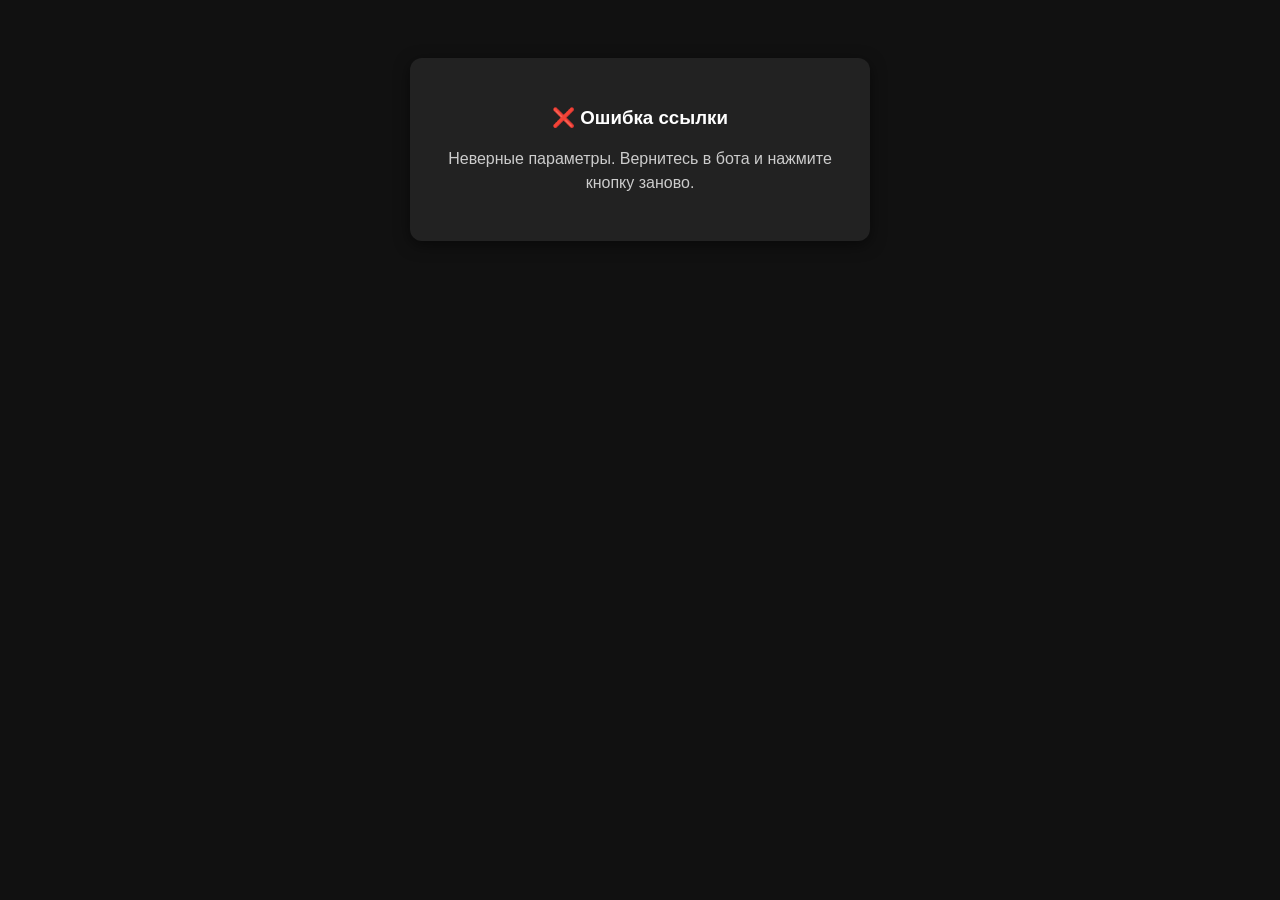
<file: redirect.html>
<!DOCTYPE html>
<html>
<head>
    <meta charset="utf-8">
    <title>Добавление подписки...</title>
    <meta name="viewport" content="width=device-width, initial-scale=1">
    <style>
        body {
            background-color: #111;
            color: #fff;
            font-family: Arial, sans-serif;
            text-align: center;
            padding: 50px;
        }
        .container {
            max-width: 400px;
            margin: 0 auto;
            background: #222;
            padding: 30px;
            border-radius: 12px;
            box-shadow: 0 4px 15px rgba(0,0,0,0.5);
        }
        h2 { color: #4CAF50; }
        p { font-size: 16px; line-height: 1.5; color: #ccc; }
        .spinner {
            margin: 20px auto;
            width: 40px;
            height: 40px;
            border: 4px solid rgba(255,255,255,0.1);
            border-top-color: #4CAF50;
            border-radius: 50%;
            animation: spin 1s linear infinite;
        }
        @keyframes spin { 100% { transform: rotate(360deg); } }
        .btn {
            display: inline-block;
            margin-top: 20px;
            padding: 12px 24px;
            background: #4CAF50;
            color: #fff;
            text-decoration: none;
            border-radius: 8px;
            font-weight: bold;
        }
    </style>
</head>
<body>
    <div class="container">
        <h2>Открываем приложение...</h2>
        <div class="spinner"></div>
        <p>Если приложение не открылось автоматически, нажмите кнопку ниже:</p>
        <a href="#" id="manual-btn" class="btn">Открыть вручную</a>
    </div>

    <script>
        // Получаем параметры из URL (?app=...&url=...)
        const params = new URLSearchParams(window.location.search);
        const appScheme = params.get('app'); // например: v2raytun или happ
        const subUrl = params.get('url');    // ваша подписка

        if (appScheme && subUrl) {
            // Формируем глубокую ссылку (Deep Link)
            let action = "import";
            if (appScheme === "happ") {
                action = "add";
            }
            const deepLink = `${appScheme}://${action}/${subUrl}`;
            
            // Прописываем ссылку в кнопку на случай проблем с авто-открытием
            document.getElementById('manual-btn').href = deepLink;
            
            // Пытаемся автоматически открыть приложение
            setTimeout(() => {
                window.location.href = deepLink;
            }, 500);
        } else {
            document.querySelector('.container').innerHTML = "<h3>❌ Ошибка ссылки</h3><p>Неверные параметры. Вернитесь в бота и нажмите кнопку заново.</p>";
        }
    </script>
</body>
</html>
</file>
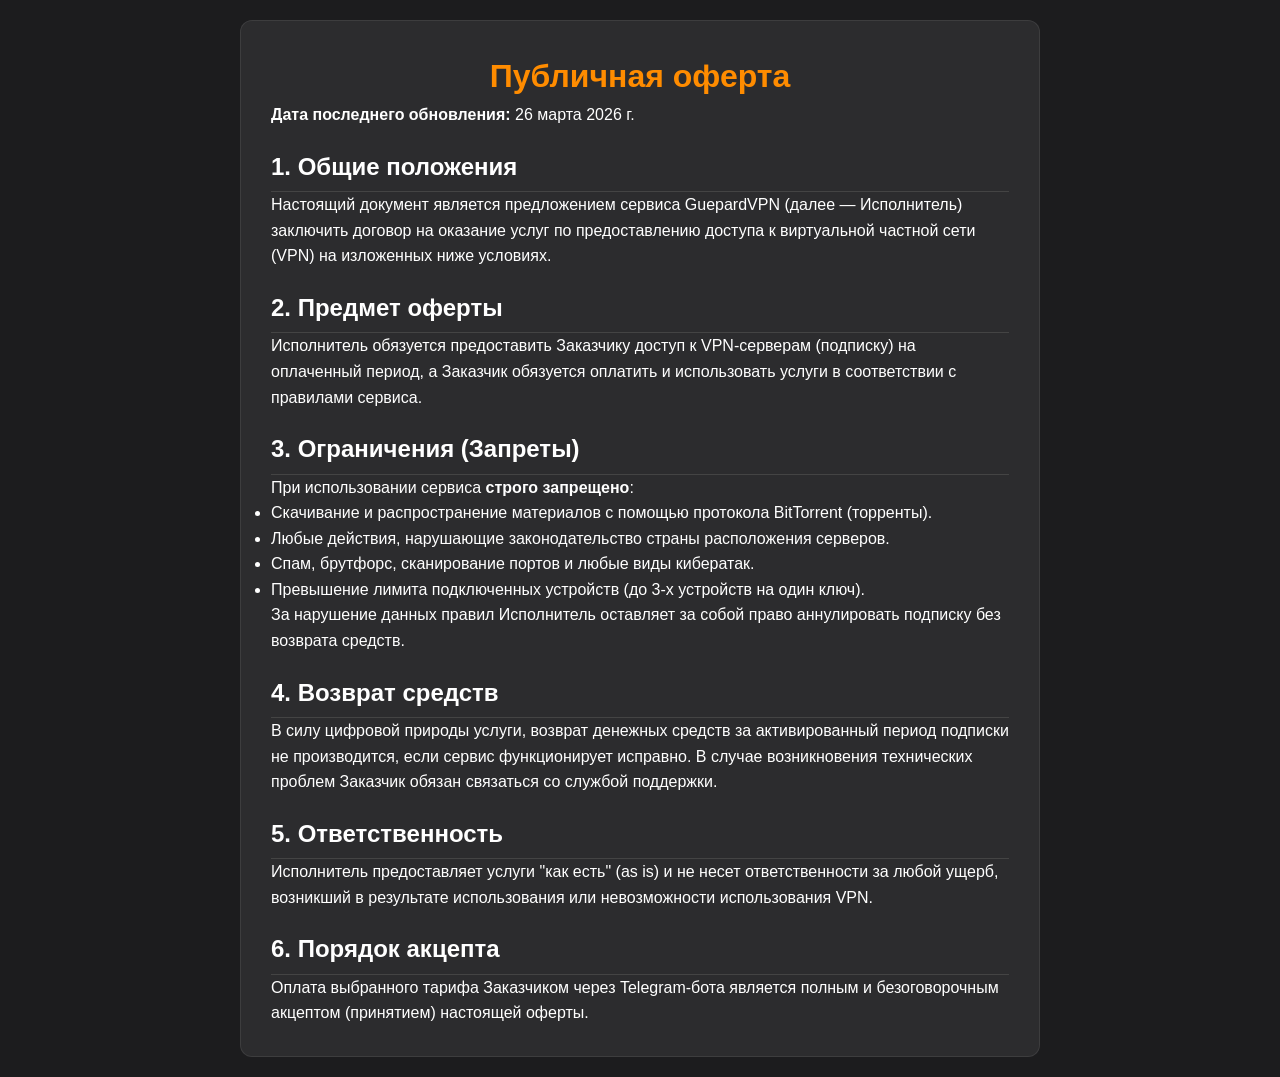
<file: webapp/oferta.html>
<!DOCTYPE html>
<html lang="ru">
<head>
    <meta charset="UTF-8">
    <meta name="viewport" content="width=device-width, initial-scale=1.0">
    <title>Публичная оферта | GuepardVPN</title>
    <link rel="stylesheet" href="index.css">
    <style>
        body { padding: 20px; font-family: Arial, sans-serif; background-color: var(--bg-main, #1c1c1e); color: var(--text-main, #ffffff); line-height: 1.6; }
        .document-container { max-width: 800px; margin: 0 auto; background: var(--bg-surface, #2c2c2e); padding: 30px; border-radius: 12px; }
        h1 { color: var(--accent-color, #0a84ff); text-align: center; }
        h2 { margin-top: 20px; border-bottom: 1px solid #444; padding-bottom: 5px; }
    </style>
</head>
<body>
    <div class="document-container surface">
        <h1>Публичная оферта</h1>
        <p><strong>Дата последнего обновления:</strong> 26 марта 2026 г.</p>
        
        <h2>1. Общие положения</h2>
        <p>Настоящий документ является предложением сервиса GuepardVPN (далее — Исполнитель) заключить договор на оказание услуг по предоставлению доступа к виртуальной частной сети (VPN) на изложенных ниже условиях.</p>

        <h2>2. Предмет оферты</h2>
        <p>Исполнитель обязуется предоставить Заказчику доступ к VPN-серверам (подписку) на оплаченный период, а Заказчик обязуется оплатить и использовать услуги в соответствии с правилами сервиса.</p>

        <h2>3. Ограничения (Запреты)</h2>
        <p>При использовании сервиса <strong>строго запрещено</strong>:</p>
        <ul>
            <li>Скачивание и распространение материалов с помощью протокола BitTorrent (торренты).</li>
            <li>Любые действия, нарушающие законодательство страны расположения серверов.</li>
            <li>Спам, брутфорс, сканирование портов и любые виды кибератак.</li>
            <li>Превышение лимита подключенных устройств (до 3-х устройств на один ключ).</li>
        </ul>
        <p>За нарушение данных правил Исполнитель оставляет за собой право аннулировать подписку без возврата средств.</p>

        <h2>4. Возврат средств</h2>
        <p>В силу цифровой природы услуги, возврат денежных средств за активированный период подписки не производится, если сервис функционирует исправно. В случае возникновения технических проблем Заказчик обязан связаться со службой поддержки.</p>

        <h2>5. Ответственность</h2>
        <p>Исполнитель предоставляет услуги "как есть" (as is) и не несет ответственности за любой ущерб, возникший в результате использования или невозможности использования VPN.</p>

        <h2>6. Порядок акцепта</h2>
        <p>Оплата выбранного тарифа Заказчиком через Telegram-бота является полным и безоговорочным акцептом (принятием) настоящей оферты.</p>
    </div>
</body>
</html>
</file>
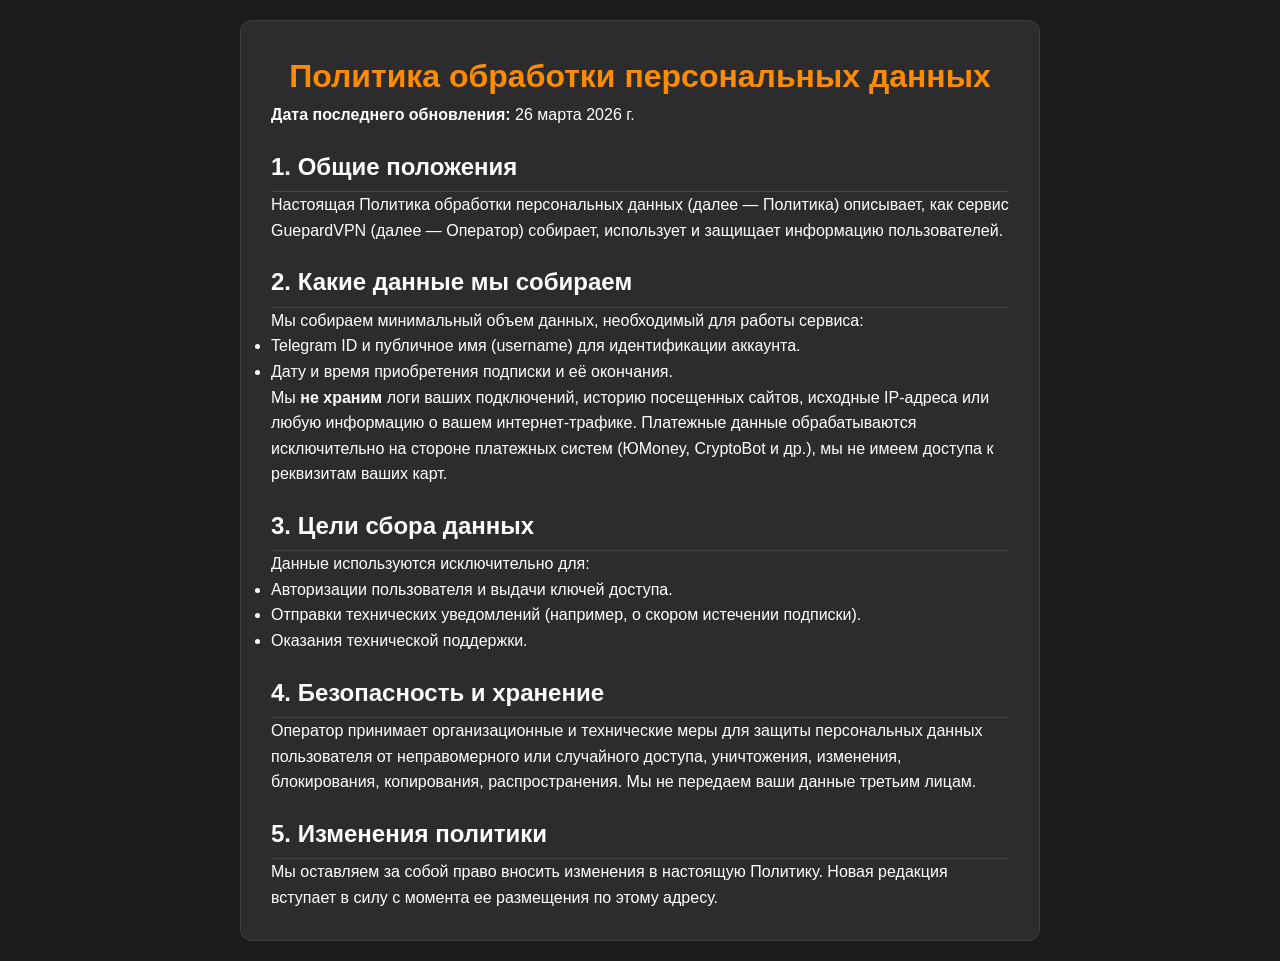
<file: webapp/policy.html>
<!DOCTYPE html>
<html lang="ru">
<head>
    <meta charset="UTF-8">
    <meta name="viewport" content="width=device-width, initial-scale=1.0">
    <title>Политика обработки персональных данных | GuepardVPN</title>
    <link rel="stylesheet" href="index.css">
    <style>
        body { padding: 20px; font-family: Arial, sans-serif; background-color: var(--bg-main, #1c1c1e); color: var(--text-main, #ffffff); line-height: 1.6; }
        .document-container { max-width: 800px; margin: 0 auto; background: var(--bg-surface, #2c2c2e); padding: 30px; border-radius: 12px; }
        h1 { color: var(--accent-color, #0a84ff); text-align: center; }
        h2 { margin-top: 20px; border-bottom: 1px solid #444; padding-bottom: 5px; }
        .back-btn-doc { display: inline-block; margin-bottom: 20px; color: var(--accent-color, #0a84ff); text-decoration: none; font-weight: bold; }
    </style>
</head>
<body>
    <div class="document-container surface">
        <h1>Политика обработки персональных данных</h1>
        <p><strong>Дата последнего обновления:</strong> 26 марта 2026 г.</p>
        
        <h2>1. Общие положения</h2>
        <p>Настоящая Политика обработки персональных данных (далее — Политика) описывает, как сервис GuepardVPN (далее — Оператор) собирает, использует и защищает информацию пользователей.</p>

        <h2>2. Какие данные мы собираем</h2>
        <p>Мы собираем минимальный объем данных, необходимый для работы сервиса:</p>
        <ul>
            <li>Telegram ID и публичное имя (username) для идентификации аккаунта.</li>
            <li>Дату и время приобретения подписки и её окончания.</li>
        </ul>
        <p>Мы <strong>не храним</strong> логи ваших подключений, историю посещенных сайтов, исходные IP-адреса или любую информацию о вашем интернет-трафике. Платежные данные обрабатываются исключительно на стороне платежных систем (ЮMoney, CryptoBot и др.), мы не имеем доступа к реквизитам ваших карт.</p>

        <h2>3. Цели сбора данных</h2>
        <p>Данные используются исключительно для:</p>
        <ul>
            <li>Авторизации пользователя и выдачи ключей доступа.</li>
            <li>Отправки технических уведомлений (например, о скором истечении подписки).</li>
            <li>Оказания технической поддержки.</li>
        </ul>

        <h2>4. Безопасность и хранение</h2>
        <p>Оператор принимает организационные и технические меры для защиты персональных данных пользователя от неправомерного или случайного доступа, уничтожения, изменения, блокирования, копирования, распространения. Мы не передаем ваши данные третьим лицам.</p>

        <h2>5. Изменения политики</h2>
        <p>Мы оставляем за собой право вносить изменения в настоящую Политику. Новая редакция вступает в силу с момента ее размещения по этому адресу.</p>
    </div>
</body>
</html>
</file>
<file: webapp/index.css>
:root {
  --bg-color: #0b0c10;
  --surface-color: rgba(30, 33, 40, 0.6);
  --surface-border: rgba(255, 255, 255, 0.08);
  --accent-color: #ff8c00;
  --accent-light: #ffa640;
  --accent-gradient: linear-gradient(135deg, #ff9500, #ff5e00);
  --text-main: #ffffff;
  --text-secondary: #a0a5b1;
  --text-hint: #6e7381;
  --danger-color: #ff4d4d;
  --success-color: #00d26a;
  
  --radius-sm: 8px;
  --radius-md: 12px;
  --radius-lg: 16px;
  --radius-xl: 24px;
}

* {
  box-sizing: border-box;
  margin: 0;
  padding: 0;
  -webkit-tap-highlight-color: transparent;
}

body {
  font-family: -apple-system, BlinkMacSystemFont, "Segoe UI", Roboto, Helvetica, Arial, sans-serif;
  background-color: var(--bg-color);
  color: var(--text-main);
  line-height: 1.5;
  overflow-x: hidden;
  user-select: none;
}

#app {
  width: 100vw;
  min-height: 100vh;
  position: relative;
}

.view {
  display: none;
  width: 100%;
  min-height: 100vh;
  padding: 16px;
  animation: fadeIn 0.3s ease;
  flex-direction: column;
}

.view.active {
  display: flex;
}

@keyframes fadeIn {
  from { opacity: 0; transform: translateY(10px); }
  to { opacity: 1; transform: translateY(0); }
}

/* Header */
.top-nav {
  display: flex;
  align-items: center;
  margin-bottom: 24px;
  font-size: 18px;
  font-weight: 600;
}

.back-btn {
  background: none;
  border: none;
  color: var(--text-main);
  font-size: 24px;
  margin-right: 16px;
  cursor: pointer;
  padding: 4px;
}

/* Glassmorphism Surface */
.surface {
  background: var(--surface-color);
  border: 1px solid var(--surface-border);
  border-radius: var(--radius-lg);
  backdrop-filter: blur(12px);
  -webkit-backdrop-filter: blur(12px);
}

/* Hero Section (Main Menu) */
.hero-image-container {
  width: 100%;
  display: flex;
  justify-content: center;
  margin-bottom: 20px;
  margin-top: -16px; /* Pull up slightly */
}

.hero-image {
  width: 100%;
  max-width: 350px;
  border-radius: 0 0 var(--radius-xl) var(--radius-xl);
  object-fit: cover;
  box-shadow: 0 10px 30px rgba(0,0,0,0.5);
}

.main-menu-card {
  padding: 20px;
  display: flex;
  flex-direction: column;
  gap: 12px;
}

/* Buttons */
.btn {
  width: 100%;
  padding: 14px 16px;
  border-radius: var(--radius-md);
  border: none;
  font-size: 16px;
  font-weight: 600;
  display: flex;
  align-items: center;
  justify-content: center;
  gap: 8px;
  cursor: pointer;
  transition: opacity 0.2s, transform 0.1s;
}

.btn:active {
  transform: scale(0.98);
}

.btn-primary {
  background: var(--accent-gradient);
  color: white;
  box-shadow: 0 4px 15px rgba(255, 140, 0, 0.3);
}

.btn-secondary {
  background: var(--surface-color);
  border: 1px solid var(--surface-border);
  color: var(--text-main);
}

.btn-row {
  display: flex;
  gap: 12px;
}

.btn-row .btn {
  flex: 1;
}

/* Tariffs Grid */
.tariffs-grid {
  display: grid;
  grid-template-columns: 1fr 1fr;
  gap: 12px;
  margin-top: 16px;
}

.tariff-card {
  background: var(--surface-color);
  border: 1px solid var(--surface-border);
  border-radius: var(--radius-lg);
  padding: 16px;
  text-align: center;
  position: relative;
  cursor: pointer;
  transition: all 0.2s;
}

.tariff-card.selected {
  border-color: var(--accent-color);
  background: rgba(255, 140, 0, 0.1);
}

.tariff-badge {
  position: absolute;
  top: -10px;
  left: 50%;
  transform: translateX(-50%);
  background: white;
  color: black;
  font-size: 12px;
  font-weight: bold;
  padding: 4px 8px;
  border-radius: 20px;
  white-space: nowrap;
}

.tariff-title {
  color: var(--accent-color);
  font-weight: 600;
  margin-bottom: 4px;
}

.tariff-savings {
  font-size: 12px;
  color: var(--text-secondary);
  margin-bottom: 12px;
}

.tariff-price {
  font-size: 24px;
  font-weight: bold;
  margin-bottom: 4px;
}

.tariff-daily {
  font-size: 12px;
  color: var(--text-hint);
}

/* List Menu (Profile Links) */
.list-menu {
  margin-top: 16px;
}

.list-item {
  display: flex;
  align-items: center;
  justify-content: space-between;
  padding: 16px;
  border-bottom: 1px solid var(--surface-border);
  cursor: pointer;
}

.list-item:last-child {
  border-bottom: none;
}

.list-item-content {
  display: flex;
  align-items: center;
  gap: 12px;
}
.list-item-icon {
  font-size: 20px;
  opacity: 0.8;
}

.chevron {
  color: var(--text-hint);
}

/* Profile specific */
.profile-username {
  color: var(--text-secondary);
  margin-bottom: 16px;
}

.status-row {
  display: flex;
  justify-content: space-between;
  align-items: center;
  padding: 12px 0;
  border-bottom: 1px solid var(--surface-border);
}

.status-row:last-child {
  border-bottom: none;
}

.status-active {
  color: var(--success-color);
  font-weight: 600;
}

.key-container {
  margin-top: 16px;
  padding: 16px;
}

.key-input-wrapper {
  display: flex;
  align-items: center;
  background: rgba(0,0,0,0.3);
  border-radius: var(--radius-md);
  padding: 12px;
  margin: 12px 0 8px 0;
}

.key-input {
  flex: 1;
  background: transparent;
  border: none;
  color: var(--text-main);
  font-size: 14px;
  outline: none;
  font-family: monospace;
}

.copy-btn {
  background: none;
  border: none;
  color: var(--text-secondary);
  cursor: pointer;
  padding: 4px;
}

.hint-text {
  font-size: 12px;
  color: var(--text-hint);
  margin-bottom: 16px;
}

/* Payment Modal (BottomSheet) */
.bottom-sheet-overlay {
  position: fixed;
  top: 0; left: 0; right: 0; bottom: 0;
  background: rgba(0,0,0,0.6);
  z-index: 100;
  display: none;
  opacity: 0;
  transition: opacity 0.3s;
}

.bottom-sheet {
  position: absolute;
  bottom: 0; left: 0; right: 0;
  background: var(--bg-color);
  border-radius: var(--radius-xl) var(--radius-xl) 0 0;
  padding: 24px 16px;
  transform: translateY(100%);
  transition: transform 0.3s cubic-bezier(0.175, 0.885, 0.32, 1);
}

.bottom-sheet.open {
  transform: translateY(0);
}

.sheet-header {
  display: flex;
  justify-content: space-between;
  align-items: center;
  margin-bottom: 16px;
  font-size: 18px;
  font-weight: bold;
}

.sheet-close {
  background: none;
  border: none;
  color: var(--text-hint);
  font-size: 24px;
}

.payment-method {
  display: flex;
  align-items: center;
  padding: 16px;
  background: var(--surface-color);
  border-radius: var(--radius-md);
  margin-bottom: 8px;
  cursor: pointer;
}

.payment-icon {
  width: 32px;
  height: 32px;
  margin-right: 12px;
  border-radius: 4px;
  display: flex;
  align-items: center;
  justify-content: center;
  font-size: 20px;
  background: rgba(255,255,255,0.1);
}

.payment-text {
  flex: 1;
  font-weight: 500;
}

.sheet-footer-text {
  font-size: 12px;
  color: var(--text-hint);
  margin-top: 16px;
}

/* Free VPN Specific */
.free-banner {
  text-align: center;
  margin-bottom: 24px;
}

.free-banner h2 {
  font-size: 24px;
  margin-bottom: 8px;
}

.free-banner p {
  color: var(--text-secondary);
  font-size: 14px;
}

.task-card {
  padding: 16px;
  margin-bottom: 12px;
}

.task-header {
  display: flex;
  align-items: center;
  gap: 8px;
  font-weight: bold;
  font-size: 16px;
  margin-bottom: 8px;
}

/* Utility */
.mb-16 { margin-bottom: 16px; }
.mb-24 { margin-bottom: 24px; }
.text-center { text-align: center; }
.text-accent { color: var(--accent-color); }
</file>
